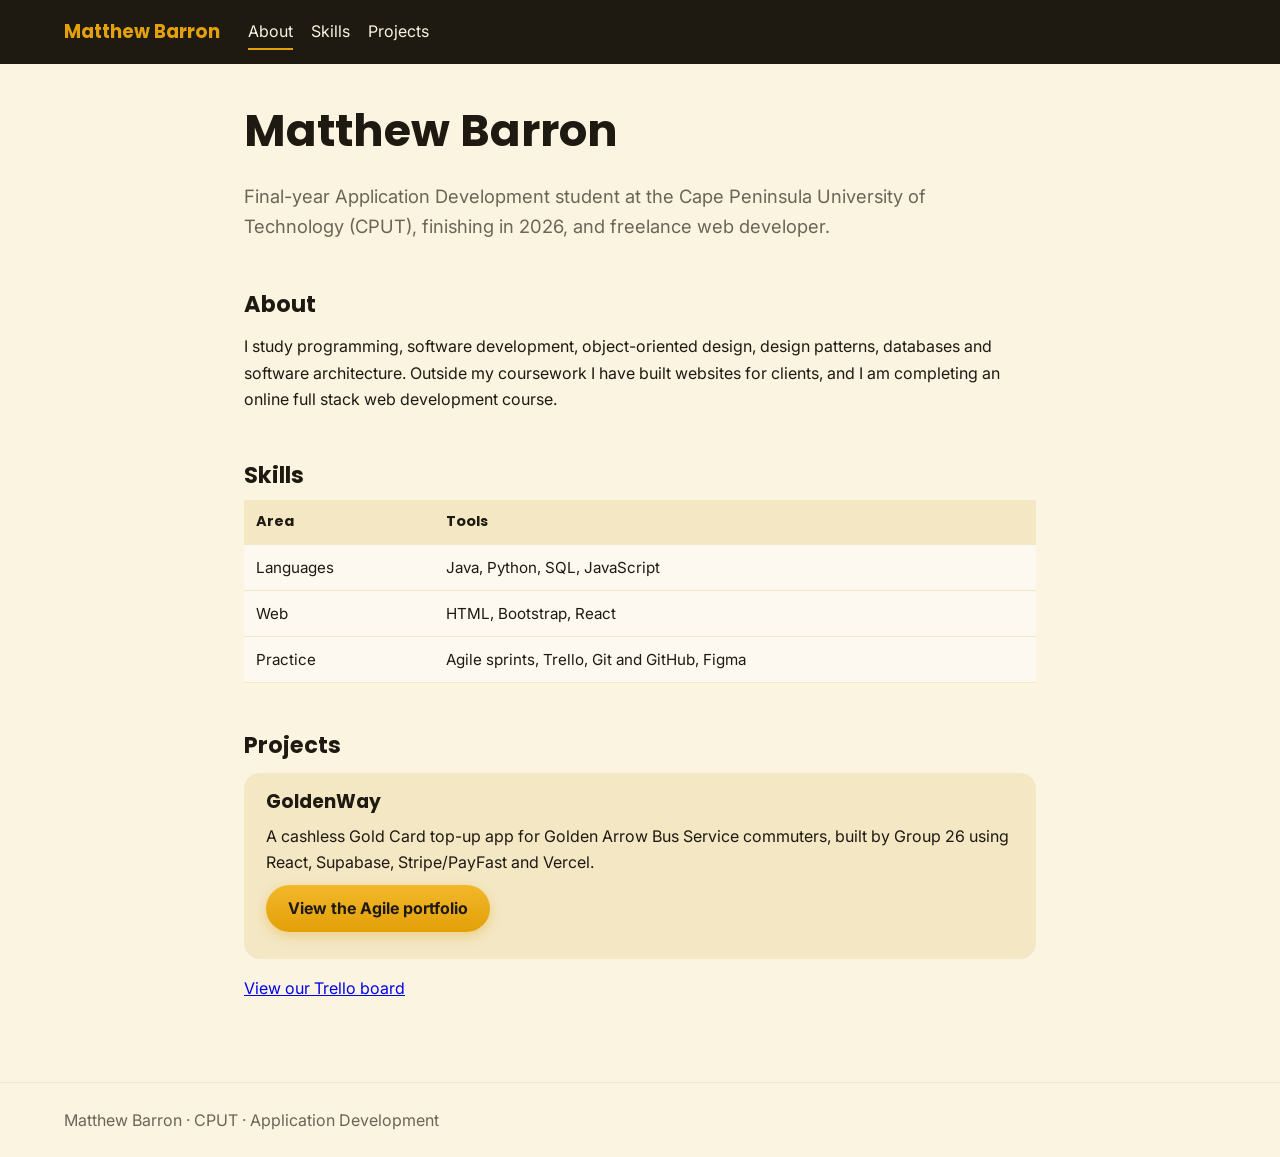
<file: index.html>
<!DOCTYPE html>
<html lang="en">
<head>
  
<meta charset="utf-8">
<meta name="viewport" content="width=device-width,initial-scale=1">
<title>Matthew Barron | Application Development Portfolio</title>
<link rel="preconnect" href="https://fonts.googleapis.com">
<link href="https://fonts.googleapis.com/css2?family=Inter:wght@400;600&family=Poppins:wght@600;700&display=swap" rel="stylesheet">
<link rel="stylesheet" href="style.css">
</head>
<body>
<header><b>Matthew Barron</b><nav><a href="#about" aria-current="page">About</a><a href="#skills">Skills</a><a href="#projects">Projects</a></nav></header>
<main>
 
<h1>Matthew Barron</h1>
<p class="lead">Final-year Application Development student at the Cape Peninsula University of Technology (CPUT), finishing in 2026, and freelance web developer.</p>

<h2 id="about">About</h2>
<p>I study programming, software development, object-oriented design, design patterns, databases and software architecture. Outside my coursework I have built websites for clients, and I am completing an online full stack web development course.</p>

<h2 id="skills">Skills</h2>
<div class="wrap"><table><thead><tr><th>Area</th><th>Tools</th></tr></thead><tbody>
<tr><td>Languages</td><td>Java, Python, SQL, JavaScript</td></tr>
<tr><td>Web</td><td>HTML, Bootstrap, React</td></tr>
<tr><td>Practice</td><td>Agile sprints, Trello, Git and GitHub, Figma</td></tr>
</tbody></table></div>

<h2 id="projects">Projects</h2>
<div class="story">
<h3>GoldenWay</h3>
<p>A cashless Gold Card top-up app for Golden Arrow Bus Service commuters, built by Group 26 using React, Supabase, Stripe/PayFast and Vercel.</p>
<p><a class="btn" href="agile.html">View the Agile portfolio</a></p>
</div>
   <p><a href="https://trello.com/b/xyZiSfZl/goldenway-board-updated" target="_blank" rel="noopener">View our Trello board</a></p>
</main>
<footer>Matthew Barron · CPUT · Application Development</footer>
</body>
</html>
</file>
<file: style.css>
:root{--cream:#FBF4E0;--cream2:#F3E7C4;--ink:#1E1A12;--slate:#6B6556;--gold:#E3A008;--gold-d:#9A6B00;--navy:#14213D}
*{box-sizing:border-box}body{margin:0;background:var(--cream);color:var(--ink);font:16px/1.65 Inter,system-ui,sans-serif}
h1,h2,h3{font-family:Poppins,system-ui,sans-serif;line-height:1.2;margin:0 0 .5em}
header{background:var(--ink);color:var(--cream);padding:14px 5vw;display:flex;flex-wrap:wrap;gap:8px 28px;align-items:center}
header b{font-family:Poppins,sans-serif;font-size:1.15rem;color:var(--gold)}
nav{display:flex;flex-wrap:wrap;gap:4px 18px}nav a{color:var(--cream);text-decoration:none;padding:4px 0;border-bottom:2px solid transparent}
nav a:hover,nav a[aria-current]{border-color:var(--gold)}
a:focus-visible{outline:3px solid var(--gold);outline-offset:2px}
main{max-width:920px;margin:0 auto;padding:40px 5vw 64px}
h1{font-size:clamp(1.9rem,5vw,2.8rem)}h2{font-size:1.4rem;margin-top:2.2em}
.lead{font-size:1.15rem;color:var(--slate);max-width:62ch}
.wrap{overflow-x:auto}table{border-collapse:collapse;width:100%;background:#fff8;font-size:.95rem}
th,td{text-align:left;padding:10px 12px;border-bottom:1px solid var(--cream2);vertical-align:top}th{background:var(--cream2);font-family:Poppins,sans-serif;font-size:.9rem}
.reflect{border-left:5px solid var(--gold);background:var(--cream2);padding:18px 22px;border-radius:0 14px 14px 0;max-width:68ch}
.reflect p{margin:.6em 0}.done{color:#047857;font-weight:600}
.story{background:var(--cream2);border-radius:16px;padding:18px 22px;margin:14px 0}.story p{margin:.2em 0 .6em}.story ul{margin:.3em 0;padding-left:1.2em}
.btn{display:inline-block;background:linear-gradient(#F2B72A,#E3A008);color:var(--ink);font-weight:700;padding:10px 22px;border-radius:99px;text-decoration:none;box-shadow:0 4px 12px #E3A00855}
.links a{color:var(--gold-d)}figure{margin:16px 0}img{max-width:100%;border-radius:12px}
footer{padding:24px 5vw;color:var(--slate);border-top:1px solid var(--cream2)}
</file>
